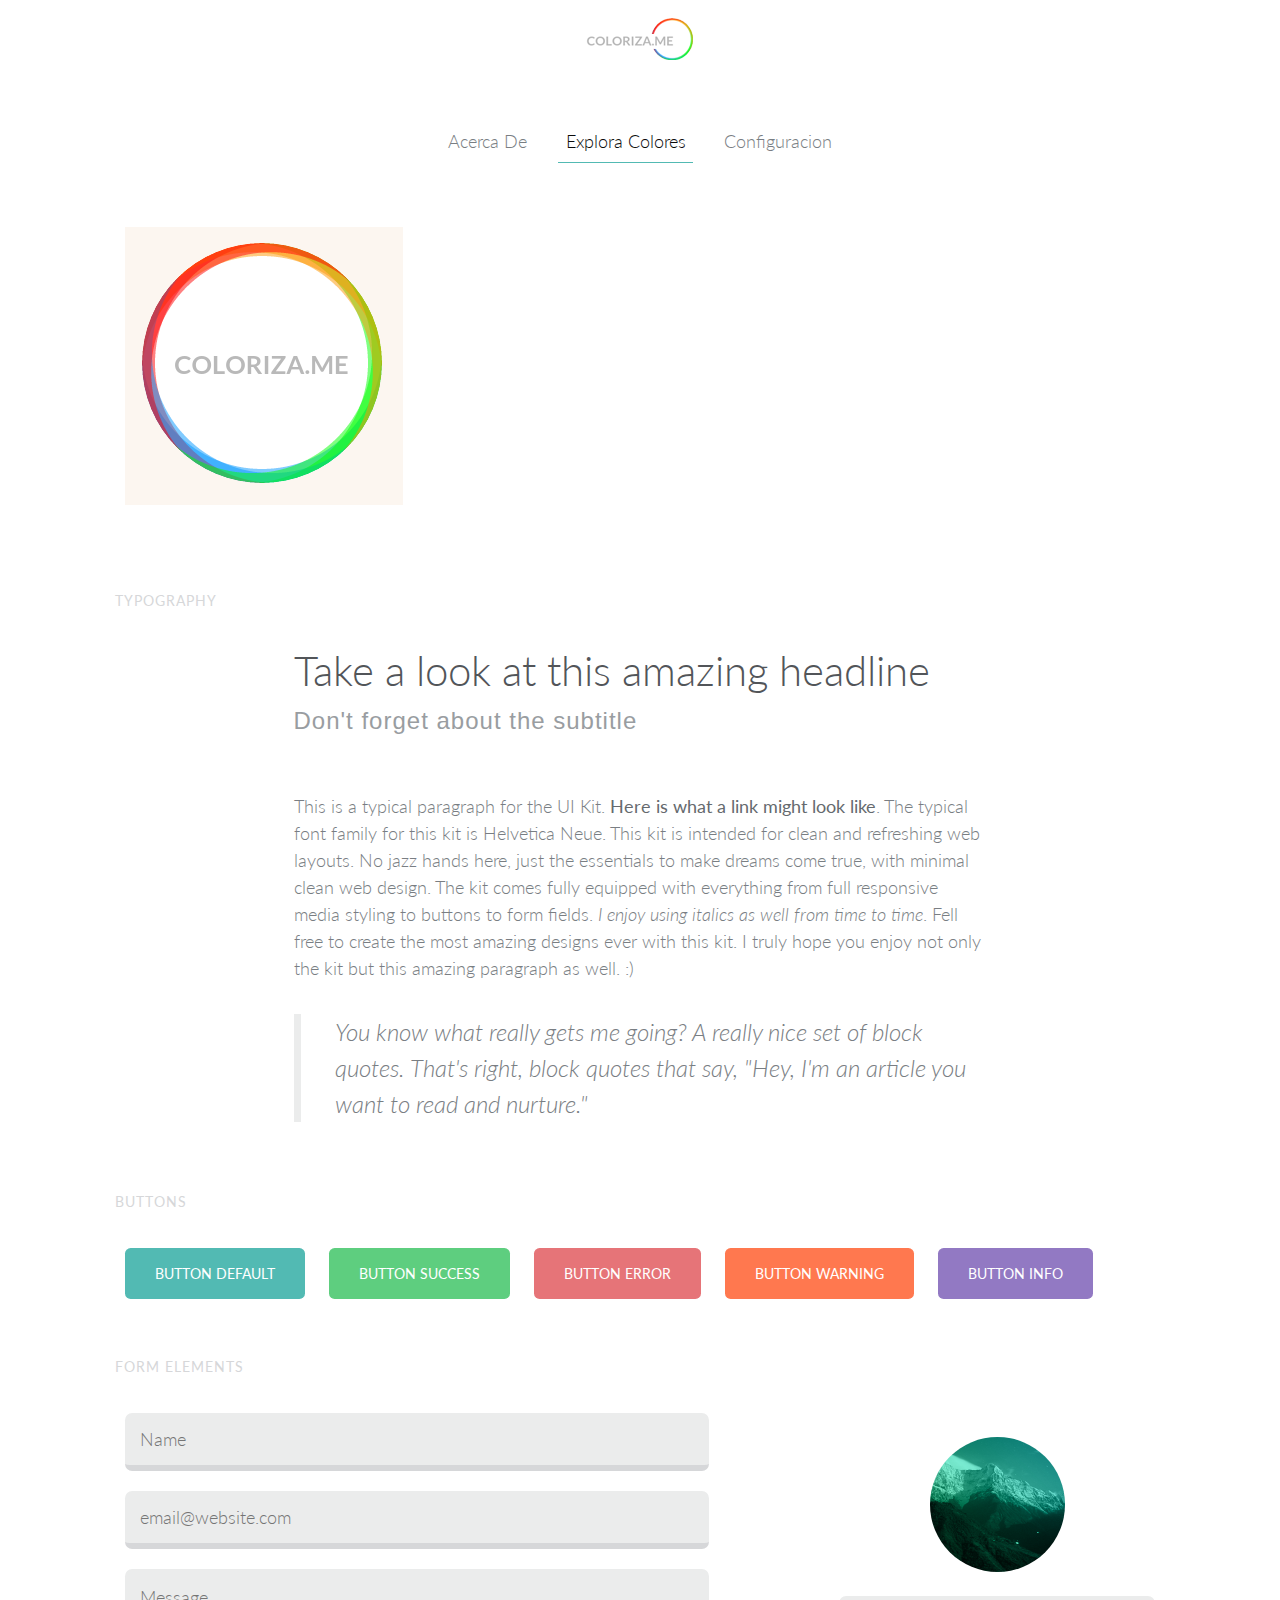
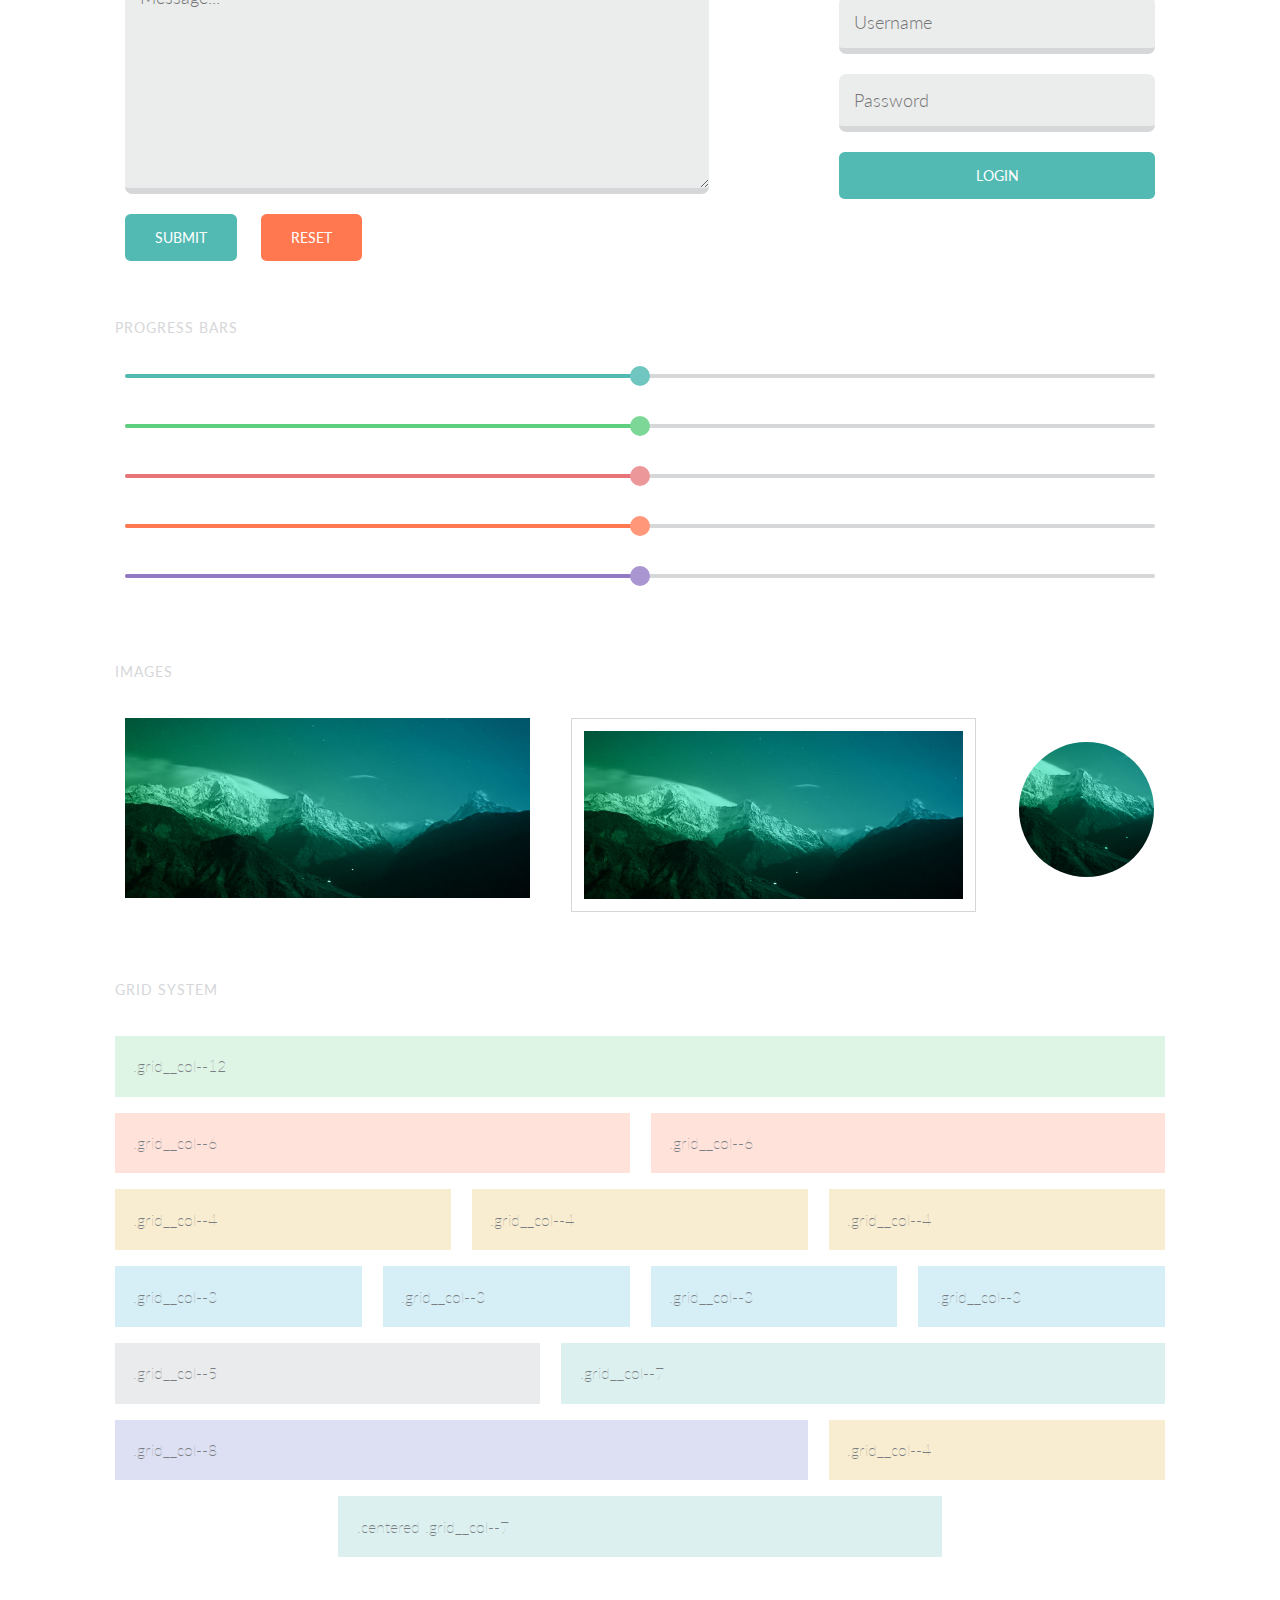
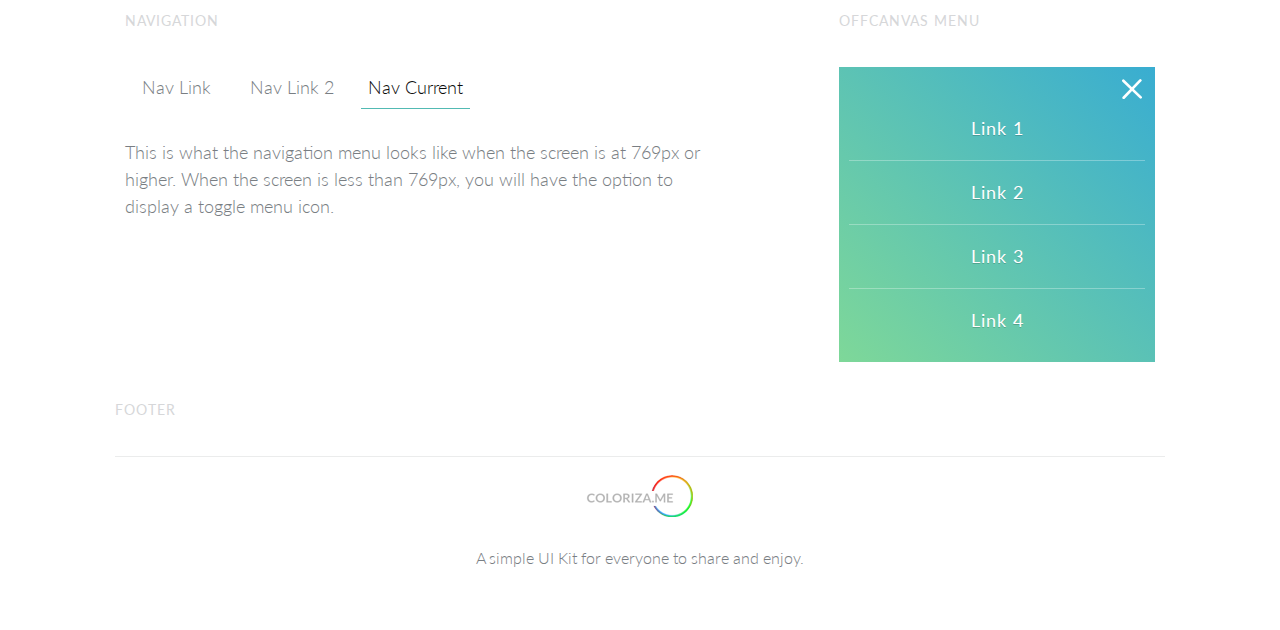
<file: acerca.html>
<!DOCTYPE html>
<html>
  <head>
    <title>Poly UI Kit</title>
    <meta name="viewport" content="width=device-width, initial-scale=1">
    <meta name="charset" content="utf-8">
    <link rel="stylesheet" href="css/application.css">
    <link rel="shortcut icon" href="img/favicon.png">
  </head>
  <body>
    <div class="grid">
      <header class="grid__col--12 panel--padded--centered" role="banner"> 
        <a class="site-logo" href="/">
          <b class="srt">Coloriza.me Sentinel</b>
        </a>
        <nav class="navbar" role="navigation">
          <span id="toggle" class="icn--nav-toggle is-displayed-mobile">
            <b class="srt">Toggle</b>
          </span>   
          <ul class="nav is-collapsed-mobile">
            <li class="nav__item"><a href="#type">Acerca De</a></li>
            <li class="nav__item--current"><a href="#nav">Explora Colores</a></li>
            <li class="nav__item"><a href="#buttons">Configuracion</a></li>
          </ul>
        </nav>
      </header>
    </div>

    <div class="grid is-hidden-mobile">
      <div class="grid__col--12">
        <img class="img--hero" src="logo.png" alt="Poly - A simple UI Kit">
      </div>
    </div>

    <h4 id="type" class="grid">Typography</h4>

    <div class="grid">
      <div class="centered grid__col--8">
        <h1 class="headline-primary--grouped">Take a look at this amazing headline</h1>
        <h2 class="headline-secondary--grouped">Don't forget about the subtitle</h2>
        <p>This is a typical paragraph for the UI Kit. <a href="#">Here is what a link might look like</a>. The typical font family for this kit is Helvetica Neue.  This kit is intended for clean and refreshing web layouts. No jazz hands here, just the essentials to make dreams come true, with minimal clean web design. The kit comes fully equipped with everything from full responsive media styling to buttons to form fields. <em>I enjoy using italics as well from time to time</em>. Fell free to create the most amazing designs ever with this kit. I truly hope you enjoy not only the kit but this amazing paragraph as well. :)</p>
        <blockquote>You know what really gets me going? A really nice set of block quotes.  That's right, block quotes that say, "Hey, I'm an article you want to read and nurture."</blockquote>
      </div>
    </div>
    
    <h4 id="buttons" class="grid">Buttons</h4>

    <div class="grid">
      <div class="grid__col--12">
        <a class="btn--default" href="#">Button Default</a>
        <a class="btn--success" href="#">Button Success</a>
        <a class="btn--error" href="#">Button Error</a>
        <button class="btn--warning">Button Warning</button>
        <button class="btn--info">Button Info</button>
      </div>
    </div>
         
    <h4 id="forms" class="grid">Form Elements</h4>
    
    <div class="grid">
      <div class="grid__col--7"> 
        <form class="form">
          <label class="form__label--hidden" for="name">Name:</label> 
          <input class="form__input" type="text" id="name" placeholder="Name">
        
           <label class="form__label--hidden" for="email">Email:</label>
           <input class="form__input" type="email" id="email" placeholder="email@website.com">
    
           <label class="form__label--hidden" for="msg">Message:</label>
           <textarea class="form__input" id="msg" placeholder="Message..." rows="7"></textarea>
    
           <input class="btn--default" type="submit" value="Submit">
           <input class="btn--warning" type="reset" value="Reset">
        </form>
      </div>
      <div class="grid__col--4">
        <img class="img--avatar" src="img/avatar.png" alt="Avatar">
        <form>
          <label class="form__label--hidden" for="username">Username:</label> 
          <input class="form__input" type="text" id="username" placeholder="Username">
          <label class="form__label--hidden" for="password">Password:</label>
          <input class="form__input" type="password" id="password" placeholder="Password">
          <input class="form__btn" type="submit" value="Login">
        </form>
      </div>
    </div>

    <h4 id="progbars" class="grid">Progress Bars</h4>

    <div class="grid">
      <div class="grid__col--12">
        <div class="progbar">
          <span class="progbar__status--default"></span>
        </div>
        <div class="progbar">
          <span class="progbar__status--success"></span>
        </div>
        <div class="progbar">
          <span class="progbar__status--error"></span>
        </div>
        <div class="progbar">
          <span class="progbar__status--warning"></span>
        </div>
        <div class="progbar">
          <span class="progbar__status--info"></span>
        </div>
      </div>
    </div>

    <h4 id="images" class="grid">Images</h4>

    <div class="grid">
      <div class="grid__col--5">
        <img src="img/sample.jpg" alt="sample image">
      </div>
      <div class="grid__col--5">
        <img class="img--wrap" src="img/sample.jpg" alt="sample image">
      </div>
      <div class="grid__col--2">
        <img class="img--avatar" src="img/avatar.png" alt="Avatar">
      </div>
    </div>

    <h4 id="grid" class="grid">Grid System</h4>

    <div class="theme__poly">
      <div class="grid">
        <div class="grid__col--12">.grid__col--12</div>
      </div>
      <div class="grid">
        <div class="grid__col--6">.grid__col--6</div>
        <div class="grid__col--6">.grid__col--6</div>
      </div>
      <div class="grid">
        <div class="grid__col--4">.grid__col--4</div>
        <div class="grid__col--4">.grid__col--4</div>
        <div class="grid__col--4">.grid__col--4</div>
      </div>
      <div class="grid">
        <div class="grid__col--3">.grid__col--3</div>
        <div class="grid__col--3">.grid__col--3</div>
        <div class="grid__col--3">.grid__col--3</div>
        <div class="grid__col--3">.grid__col--3</div>
      </div>
      <div class="grid">
        <div class="grid__col--5">.grid__col--5</div>
        <div class="grid__col--7">.grid__col--7</div>
      </div>
      <div class="grid">
        <div class="grid__col--8">.grid__col--8</div>
        <div class="grid__col--4">.grid__col--4</div>
      </div>
      <div class="grid">
        <div class="centered grid__col--7">.centered .grid__col--7</div>
      </div>
    </div>

    <div class="grid">
      <div class="grid__col--7">
        <h4 id="nav">Navigation</h4>
        <ul class="nav" role="navigation">
          <li class="nav__item"><a href="#">Nav Link</a></li>
          <li class="nav__item"><a href="#">Nav Link 2</a>
          <li class="nav__item--current"><a href="#">Nav Current</a></li>
        </ul>
        <p>This is what the navigation menu looks like when the screen is at 769px or higher. When the screen is less than 769px, you will have the option to display a toggle menu icon.</p>
      </div>

      <div class="grid__col--4">
        <h4>Offcanvas Menu</h4>
        <div class="offcanvas">
          <span class="icn--close">
            <b class="srt">close</b>
          </span>
          <ul class="menu" role="navigation">
            <a class="menu__link" href="#">Link 1</a>
            <a class="menu__link" href="#">Link 2</a>
            <a class="menu__link" href="#">Link 3</a>
            <a class="menu__link--end" href="#">Link 4</a>
          </ul>
        </div>
      </div>
    </div>
        
    <h4 class="grid">Footer</h4>

    <div class="grid">
      <footer class="grid__col--12 panel--padded--centered" role="contentinfo">
        <a class="site-logo" href="#">
          <b class="srt">Poly - UI Toolkit</b>
        </a>
        <p>A simple UI Kit for everyone to share and enjoy.</p>
      </footer>
    </div>
    <script src="http://code.jquery.com/jquery-2.1.1.min.js"></script>
    <script>
      $('#toggle').click(function() {
        $(this).next('.nav').toggleClass("is-collapsed-mobile");
      });
    </script>
  </body>
</html>
</file>
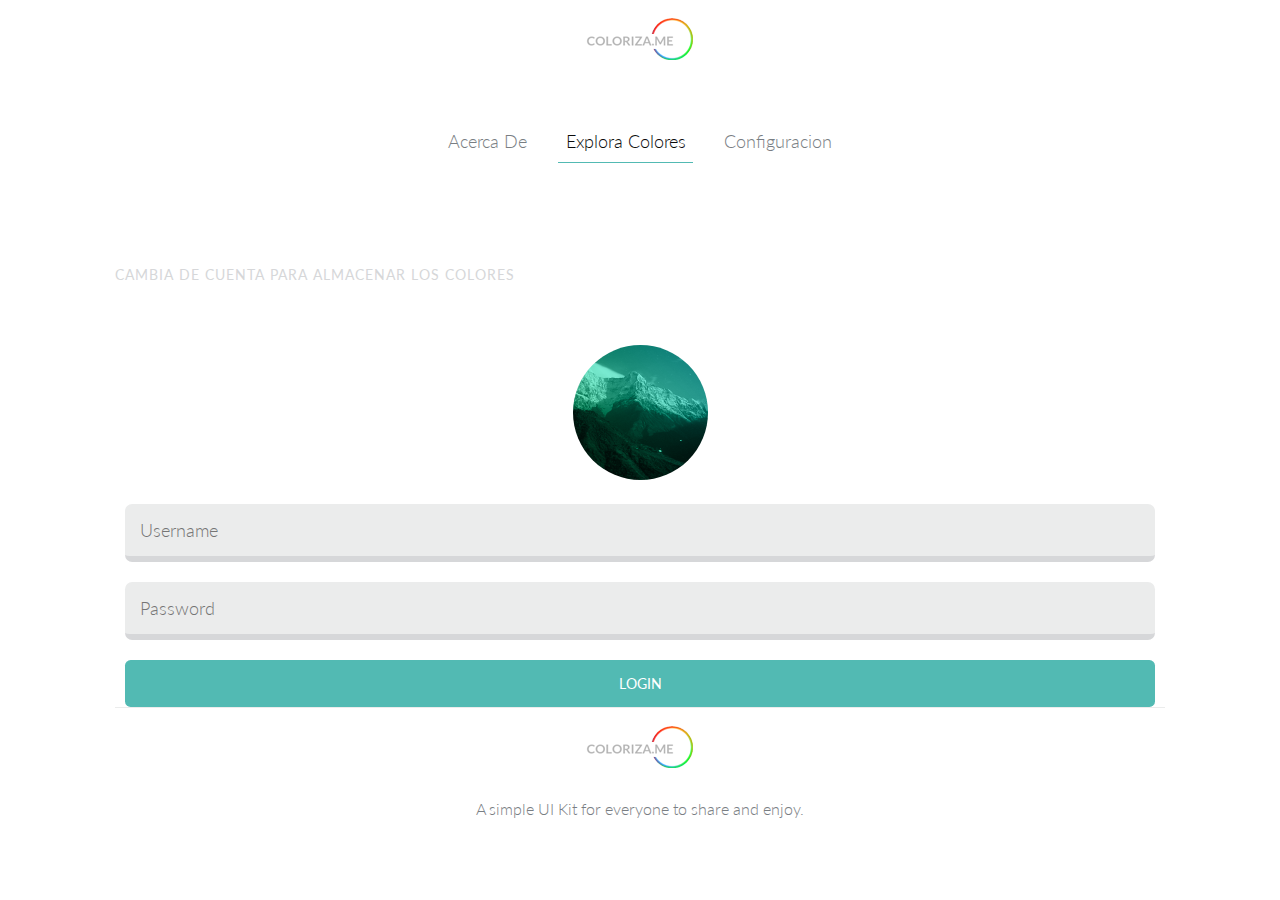
<file: config.html>
<!DOCTYPE html>
<html>
  <head>
    <title>Poly UI Kit</title>
    <meta name="viewport" content="width=device-width, initial-scale=1">
    <meta name="charset" content="utf-8">
    <link rel="stylesheet" href="css/application.css">
    <link rel="shortcut icon" href="img/favicon.png">
  </head>
  <body>
    <div class="grid">
      <header class="grid__col--12 panel--padded--centered" role="banner"> 
        <a class="site-logo" href="/">
          <b class="srt">Coloriza.me Sentinel</b>
        </a>
        <nav class="navbar" role="navigation">
          <span id="toggle" class="icn--nav-toggle is-displayed-mobile">
            <b class="srt">Toggle</b>
          </span>   
          <ul class="nav is-collapsed-mobile">
            <li class="nav__item"><a href="#type">Acerca De</a></li>
            <li class="nav__item--current"><a href="#nav">Explora Colores</a></li>
            <li class="nav__item"><a href="#buttons">Configuracion</a></li>
          </ul>
        </nav>
      </header>
    </div>

    <h4 class="grid">Cambia de cuenta para almacenar los colores</h4>
    <div class="grid">
      <div class="grid__col--12">
        <img class="img--avatar" src="img/avatar.png" alt="Avatar">
        <form>
          <label class="form__label--hidden" for="username">Username:</label> 
          <input class="form__input" type="text" id="username" placeholder="Username">
          <label class="form__label--hidden" for="password">Password:</label>
          <input class="form__input" type="password" id="password" placeholder="Password">
          <input class="form__btn" type="submit" value="Login">
        </form>
      </div>
    </div>
        

    <div class="grid">
      <footer class="grid__col--12 panel--padded--centered" role="contentinfo">
        <a class="site-logo" href="#">
          <b class="srt">Poly - UI Toolkit</b>
        </a>
        <p>A simple UI Kit for everyone to share and enjoy.</p>
      </footer>
    </div>
    <script src="http://code.jquery.com/jquery-2.1.1.min.js"></script>
    <script>
      $('#toggle').click(function() {
        $(this).next('.nav').toggleClass("is-collapsed-mobile");
      });
    </script>
  </body>
</html>
</file>
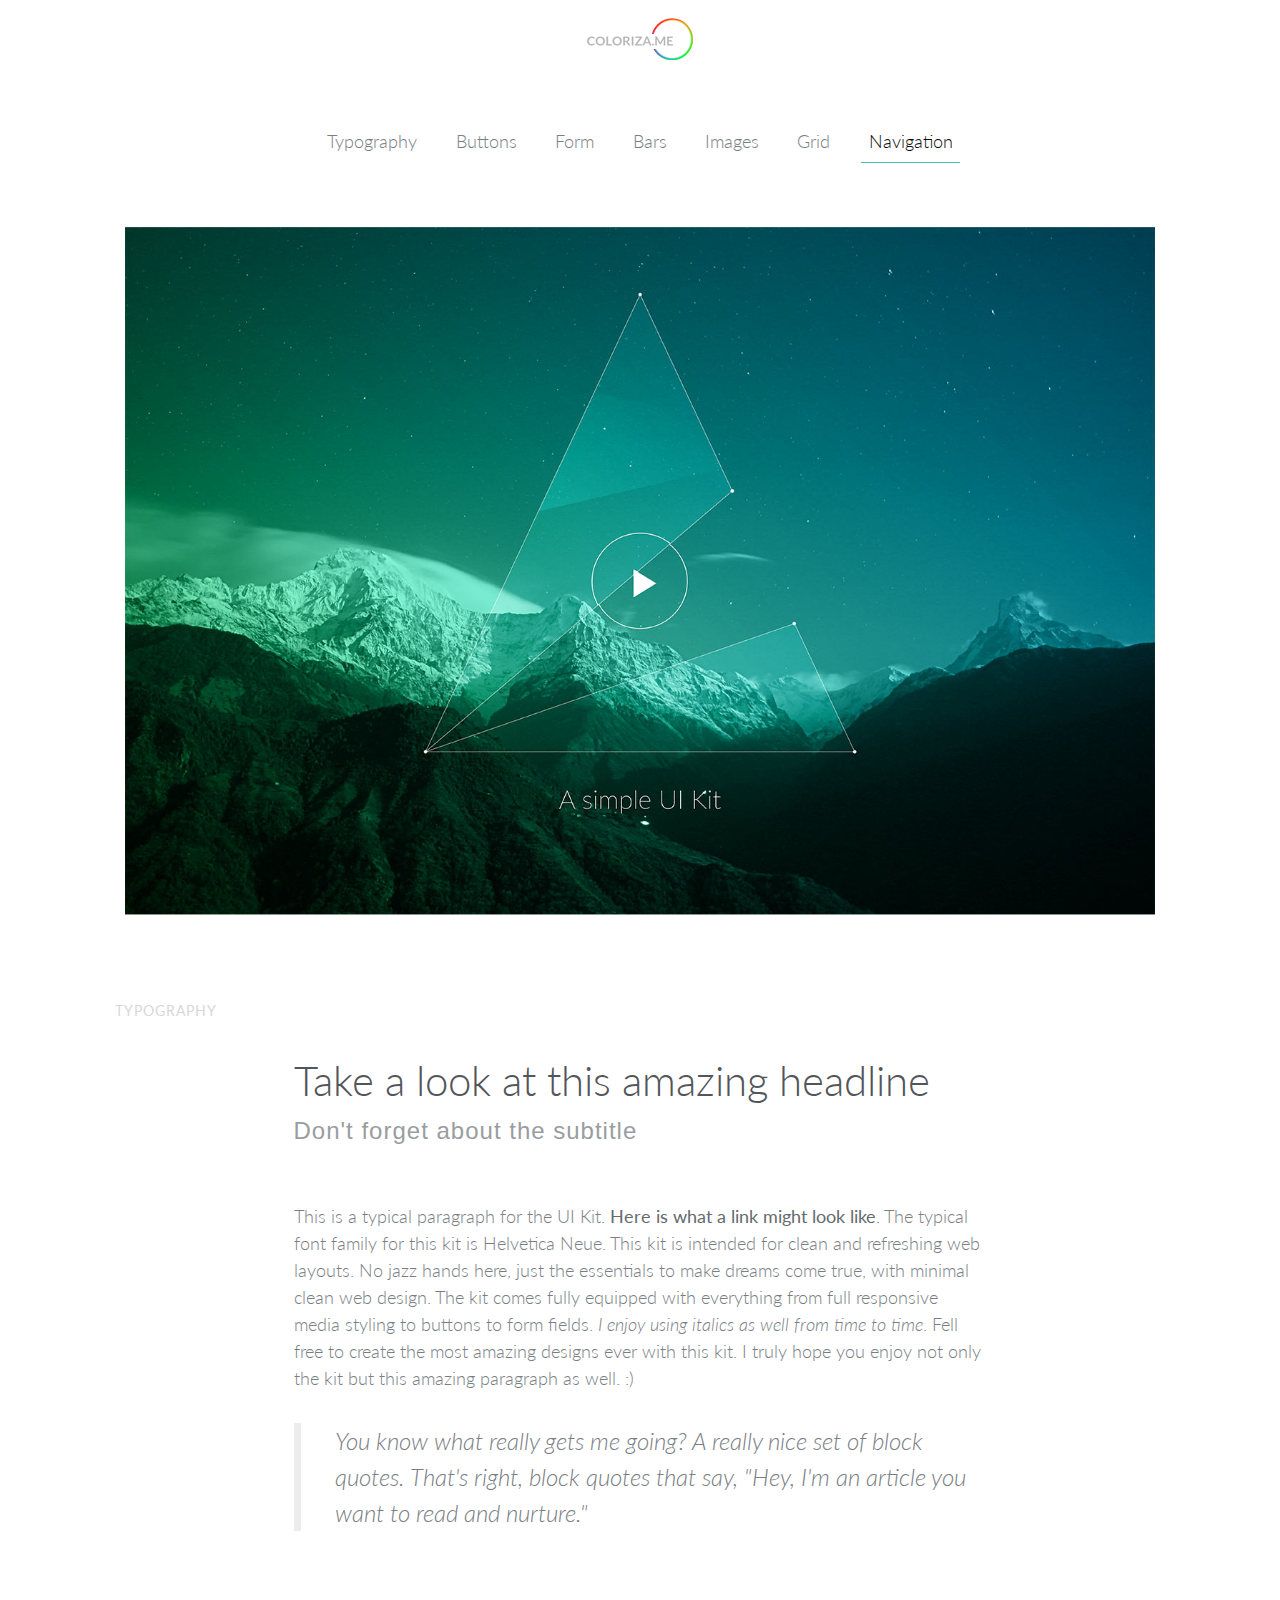
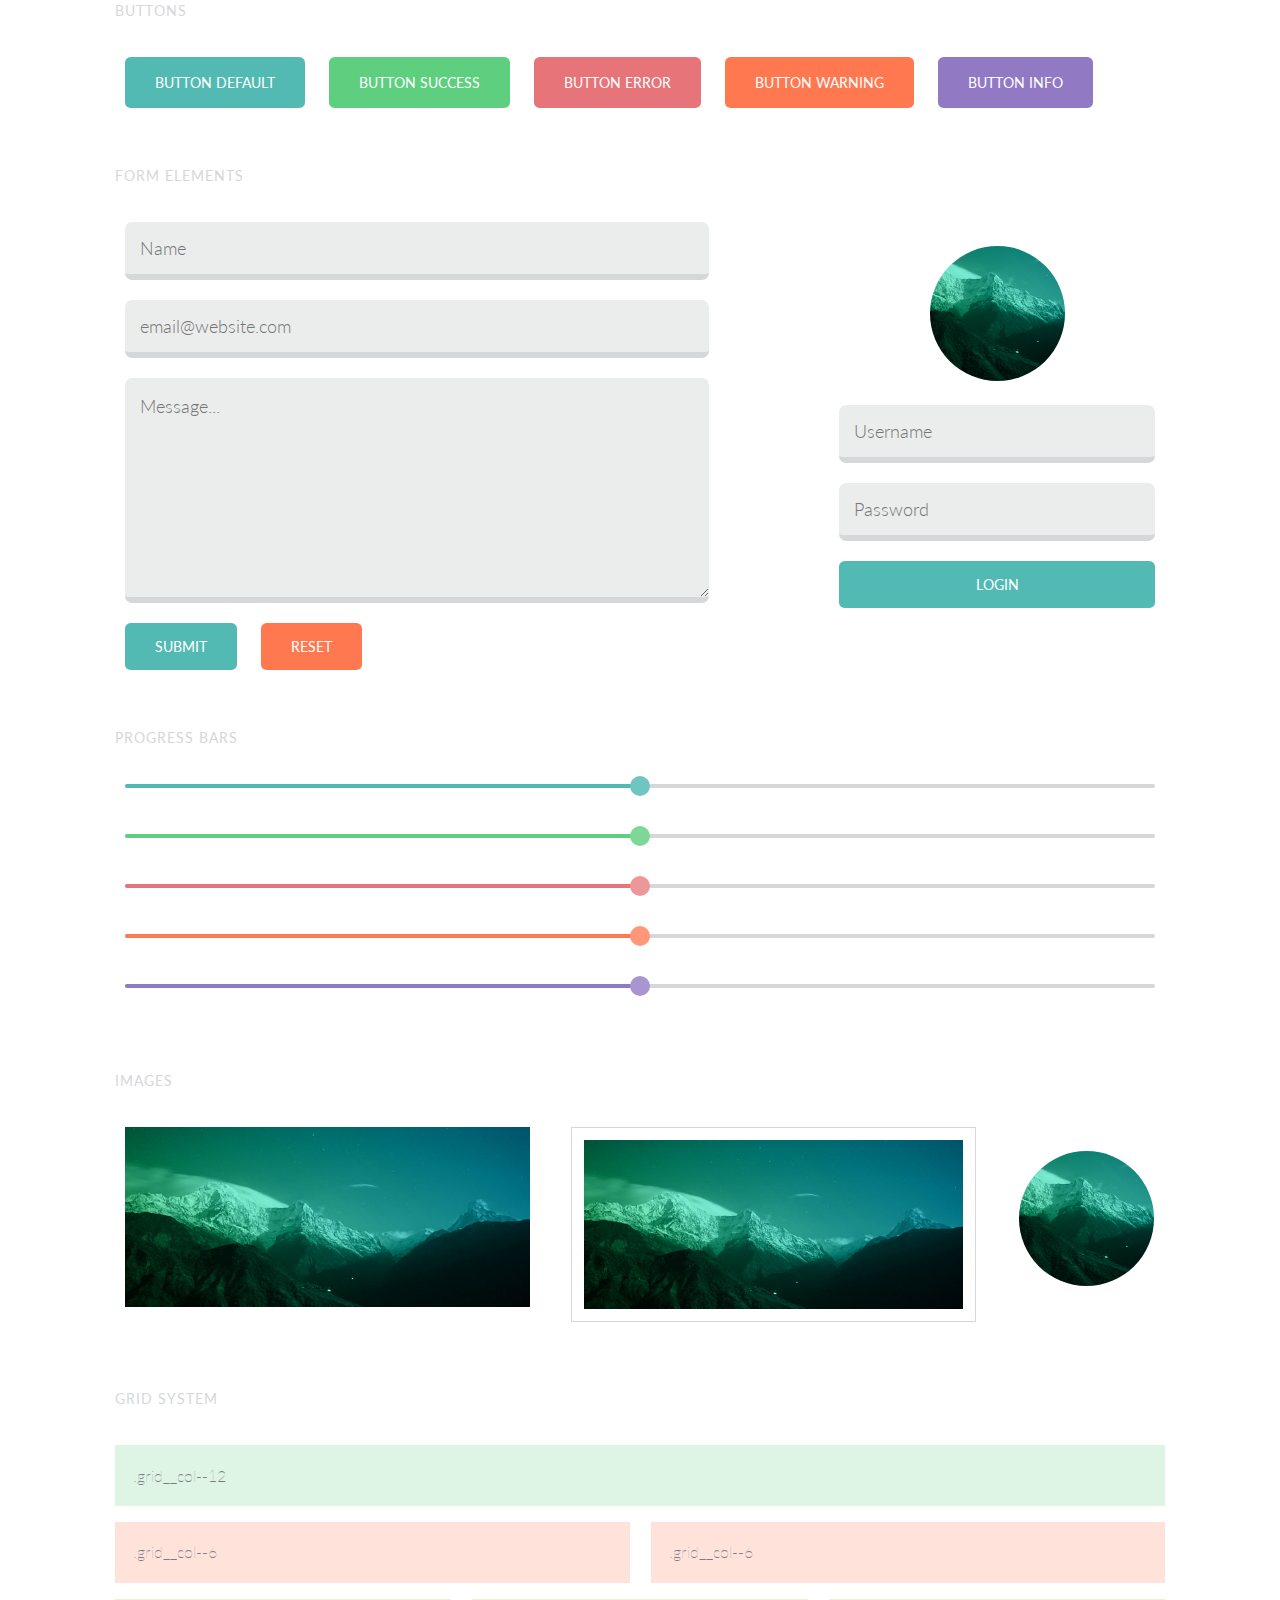
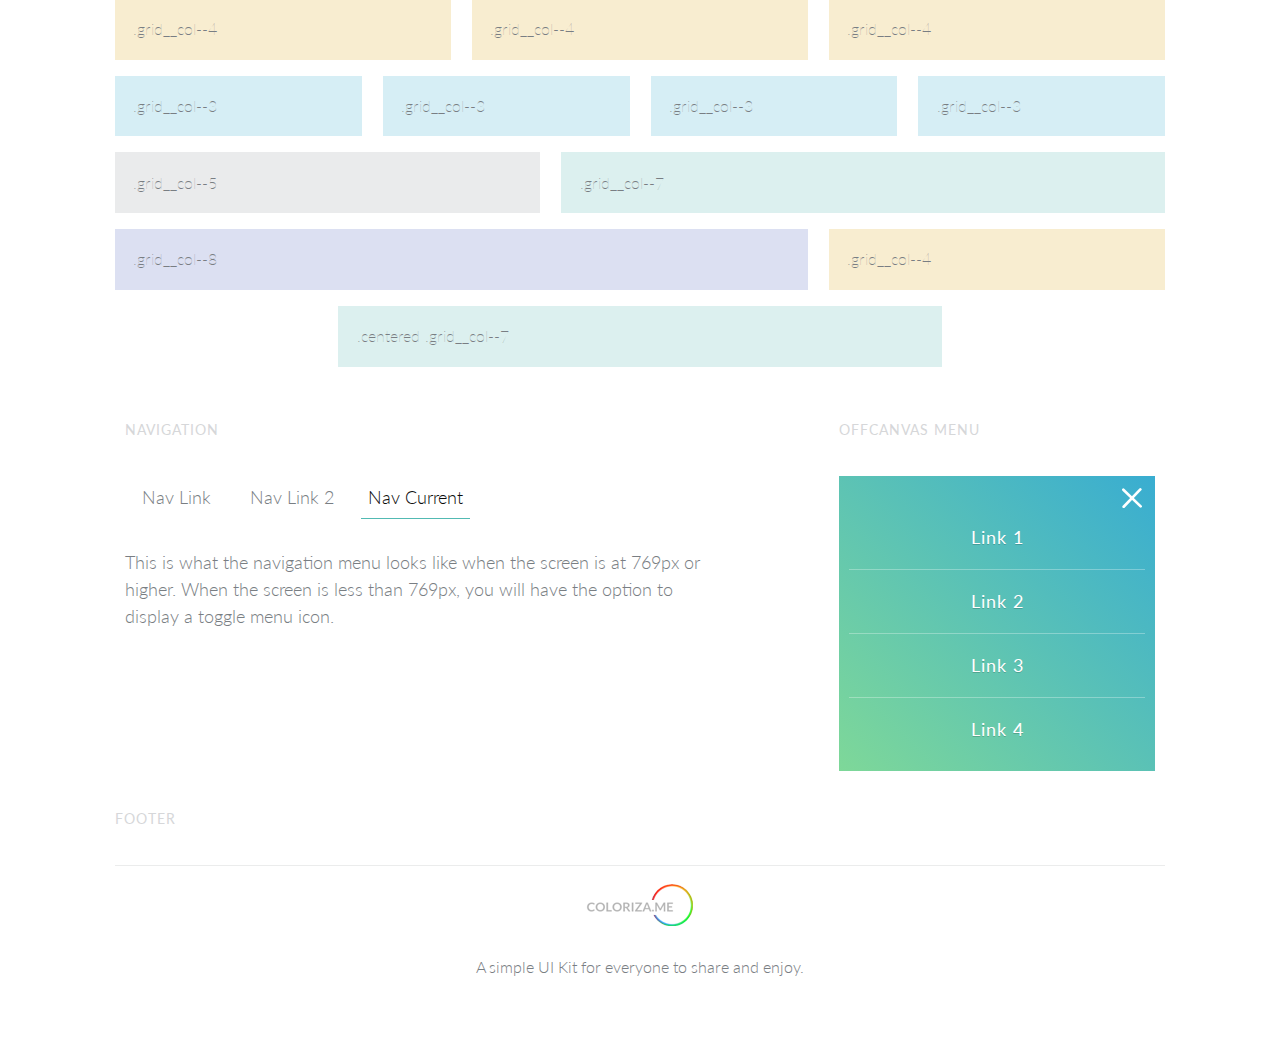
<file: inicio.html>
<!DOCTYPE html>
<html>
  <head>
    <title>Poly UI Kit</title>
    <meta name="viewport" content="width=device-width, initial-scale=1">
    <link rel="stylesheet" href="css/application.css">
    <link rel="shortcut icon" href="img/favicon.png">
  </head>
  <body>
    <div class="grid">
      <header class="grid__col--12 panel--padded--centered" role="banner"> 
        <a class="site-logo" href="/">
          <b class="srt">Poly - UI Toolkit</b>
        </a>
        <nav class="navbar" role="navigation">
          <span id="toggle" class="icn--nav-toggle is-displayed-mobile">
            <b class="srt">Toggle</b>
          </span>   
          <ul class="nav is-collapsed-mobile">
            <li class="nav__item"><a href="#type">Typography</a></li>
            <li class="nav__item"><a href="#buttons">Buttons</a></li>
            <li class="nav__item"><a href="#forms">Form</a></li>
            <li class="nav__item"><a href="#progbars">Bars</a></li>
            <li class="nav__item"><a href="#images">Images</a></li>
            <li class="nav__item"><a href="#grid">Grid</a></li>
            <li class="nav__item--current"><a href="#nav">Navigation</a></li>
          </ul>
        </nav>
      </header>
    </div>

    <div class="grid is-hidden-mobile">
      <div class="grid__col--12">
        <img class="img--hero" src="img/hero.jpg" alt="Poly - A simple UI Kit">
      </div>
    </div>

    <h4 id="type" class="grid">Typography</h4>

    <div class="grid">
      <div class="centered grid__col--8">
        <h1 class="headline-primary--grouped">Take a look at this amazing headline</h1>
        <h2 class="headline-secondary--grouped">Don't forget about the subtitle</h2>
        <p>This is a typical paragraph for the UI Kit. <a href="#">Here is what a link might look like</a>. The typical font family for this kit is Helvetica Neue.  This kit is intended for clean and refreshing web layouts. No jazz hands here, just the essentials to make dreams come true, with minimal clean web design. The kit comes fully equipped with everything from full responsive media styling to buttons to form fields. <em>I enjoy using italics as well from time to time</em>. Fell free to create the most amazing designs ever with this kit. I truly hope you enjoy not only the kit but this amazing paragraph as well. :)</p>
        <blockquote>You know what really gets me going? A really nice set of block quotes.  That's right, block quotes that say, "Hey, I'm an article you want to read and nurture."</blockquote>
      </div>
    </div>
    
    <h4 id="buttons" class="grid">Buttons</h4>

    <div class="grid">
      <div class="grid__col--12">
        <a class="btn--default" href="#">Button Default</a>
        <a class="btn--success" href="#">Button Success</a>
        <a class="btn--error" href="#">Button Error</a>
        <button class="btn--warning">Button Warning</button>
        <button class="btn--info">Button Info</button>
      </div>
    </div>
         
    <h4 id="forms" class="grid">Form Elements</h4>
    
    <div class="grid">
      <div class="grid__col--7"> 
        <form class="form">
          <label class="form__label--hidden" for="name">Name:</label> 
          <input class="form__input" type="text" id="name" placeholder="Name">
        
           <label class="form__label--hidden" for="email">Email:</label>
           <input class="form__input" type="email" id="email" placeholder="email@website.com">
    
           <label class="form__label--hidden" for="msg">Message:</label>
           <textarea class="form__input" id="msg" placeholder="Message..." rows="7"></textarea>
    
           <input class="btn--default" type="submit" value="Submit">
           <input class="btn--warning" type="reset" value="Reset">
        </form>
      </div>
      <div class="grid__col--4">
        <img class="img--avatar" src="img/avatar.png" alt="Avatar">
        <form>
          <label class="form__label--hidden" for="username">Username:</label> 
          <input class="form__input" type="text" id="username" placeholder="Username">
          <label class="form__label--hidden" for="password">Password:</label>
          <input class="form__input" type="password" id="password" placeholder="Password">
          <input class="form__btn" type="submit" value="Login">
        </form>
      </div>
    </div>

    <h4 id="progbars" class="grid">Progress Bars</h4>

    <div class="grid">
      <div class="grid__col--12">
        <div class="progbar">
          <span class="progbar__status--default"></span>
        </div>
        <div class="progbar">
          <span class="progbar__status--success"></span>
        </div>
        <div class="progbar">
          <span class="progbar__status--error"></span>
        </div>
        <div class="progbar">
          <span class="progbar__status--warning"></span>
        </div>
        <div class="progbar">
          <span class="progbar__status--info"></span>
        </div>
      </div>
    </div>

    <h4 id="images" class="grid">Images</h4>

    <div class="grid">
      <div class="grid__col--5">
        <img src="img/sample.jpg" alt="sample image">
      </div>
      <div class="grid__col--5">
        <img class="img--wrap" src="img/sample.jpg" alt="sample image">
      </div>
      <div class="grid__col--2">
        <img class="img--avatar" src="img/avatar.png" alt="Avatar">
      </div>
    </div>

    <h4 id="grid" class="grid">Grid System</h4>

    <div class="theme__poly">
      <div class="grid">
        <div class="grid__col--12">.grid__col--12</div>
      </div>
      <div class="grid">
        <div class="grid__col--6">.grid__col--6</div>
        <div class="grid__col--6">.grid__col--6</div>
      </div>
      <div class="grid">
        <div class="grid__col--4">.grid__col--4</div>
        <div class="grid__col--4">.grid__col--4</div>
        <div class="grid__col--4">.grid__col--4</div>
      </div>
      <div class="grid">
        <div class="grid__col--3">.grid__col--3</div>
        <div class="grid__col--3">.grid__col--3</div>
        <div class="grid__col--3">.grid__col--3</div>
        <div class="grid__col--3">.grid__col--3</div>
      </div>
      <div class="grid">
        <div class="grid__col--5">.grid__col--5</div>
        <div class="grid__col--7">.grid__col--7</div>
      </div>
      <div class="grid">
        <div class="grid__col--8">.grid__col--8</div>
        <div class="grid__col--4">.grid__col--4</div>
      </div>
      <div class="grid">
        <div class="centered grid__col--7">.centered .grid__col--7</div>
      </div>
    </div>

    <div class="grid">
      <div class="grid__col--7">
        <h4 id="nav">Navigation</h4>
        <ul class="nav" role="navigation">
          <li class="nav__item"><a href="#">Nav Link</a></li>
          <li class="nav__item"><a href="#">Nav Link 2</a>
          <li class="nav__item--current"><a href="#">Nav Current</a></li>
        </ul>
        <p>This is what the navigation menu looks like when the screen is at 769px or higher. When the screen is less than 769px, you will have the option to display a toggle menu icon.</p>
      </div>

      <div class="grid__col--4">
        <h4>Offcanvas Menu</h4>
        <div class="offcanvas">
          <span class="icn--close">
            <b class="srt">close</b>
          </span>
          <ul class="menu" role="navigation">
            <a class="menu__link" href="#">Link 1</a>
            <a class="menu__link" href="#">Link 2</a>
            <a class="menu__link" href="#">Link 3</a>
            <a class="menu__link--end" href="#">Link 4</a>
          </ul>
        </div>
      </div>
    </div>
        
    <h4 class="grid">Footer</h4>

    <div class="grid">
      <footer class="grid__col--12 panel--padded--centered" role="contentinfo">
        <a class="site-logo" href="#">
          <b class="srt">Poly - UI Toolkit</b>
        </a>
        <p>A simple UI Kit for everyone to share and enjoy.</p>
      </footer>
    </div>
    <script src="http://code.jquery.com/jquery-2.1.1.min.js"></script>
    <script>
      $('#toggle').click(function() {
        $(this).next('.nav').toggleClass("is-collapsed-mobile");
      });
    </script>
  </body>
</html>
</file>
<file: css/application.css>
@import url("http://fonts.googleapis.com/css?family=Lato:100,300,400,700,900");
.grid:after {
  content: "";
  display: table;
  clear: both; }

  #maincolor {
    width: 100%;
    position: relative;
    height: 60px;
    margin: 0px 0px 40px 0px;
    background-color: #000;
  }
  #maincolor span{
    position: absolute;
    left: 50%;
    top: 50%;
    width: 160px;
    height: 30px;
    margin-top: -15px;
    margin-left: -80px;
    text-align: center;
    font-size: 30px;
    line-height: 30px;
  }

.srt, .form__label--hidden {
  border: 0;
  clip: rect(0 0 0 0);
  height: 1px;
  margin: -1px;
  overflow: hidden;
  padding: 0;
  position: absolute;
  width: 1px; }

.panel--centered, .panel--padded--centered, [class^="btn--"] {
  text-align: center; }

[class^="progbar__"]:after, .icn--nav-toggle:before {
  display: block;
  content: '';
  position: absolute; }

.centered, .grid {
  float: none;
  margin-left: auto;
  margin-right: auto; }

html {
  font-family: sans-serif;
  -ms-text-size-adjust: 100%;
  -webkit-text-size-adjust: 100%; }

body {
  margin: 0; }

article,
aside,
details,
figcaption,
figure,
footer,
header,
hgroup,
main,
nav,
section,
summary {
  display: block; }

audio,
canvas,
progress,
video {
  display: inline-block;
  vertical-align: baseline; }

audio:not([controls]) {
  display: none;
  height: 0; }

[hidden],
template {
  display: none; }

a {
  background: transparent; }

a:active,
a:hover {
  outline: 0; }

abbr[title] {
  border-bottom: 1px dotted; }

b,
strong {
  font-weight: bold; }

dfn {
  font-style: italic; }

h1 {
  font-size: 2em;
  margin: 0.67em 0; }

mark {
  background: #ff0;
  color: #000; }

small {
  font-size: 80%; }

sub,
sup {
  font-size: 75%;
  line-height: 0;
  position: relative;
  vertical-align: baseline; }

sup {
  top: -0.5em; }

sub {
  bottom: -0.25em; }

img {
  border: 0; }

svg:not(:root) {
  overflow: hidden; }

figure {
  margin: 1em 40px; }

hr {
  -moz-box-sizing: content-box;
  box-sizing: content-box;
  height: 0; }

pre {
  overflow: auto; }

code,
kbd,
pre,
samp {
  font-family: monospace, monospace;
  font-size: 1em; }

button,
input,
optgroup,
select,
textarea {
  color: inherit;
  font: inherit;
  margin: 0; }

button {
  overflow: visible; }

button,
select {
  text-transform: none; }

button,
html input[type="button"],
input[type="reset"],
input[type="submit"] {
  -webkit-appearance: button;
  cursor: pointer; }

button[disabled],
html input[disabled] {
  cursor: default; }

button::-moz-focus-inner,
input::-moz-focus-inner {
  border: 0;
  padding: 0; }

input {
  line-height: normal; }

*
input[type="checkbox"],
input[type="radio"] {
  box-sizing: border-box;
  padding: 0; }

input[type="number"]::-webkit-inner-spin-button,
input[type="number"]::-webkit-outer-spin-button {
  height: auto; }

input[type="search"] {
  -webkit-appearance: textfield;
  -moz-box-sizing: content-box;
  -webkit-box-sizing: content-box;
  box-sizing: content-box; }

input[type="search"]::-webkit-search-cancel-button,
input[type="search"]::-webkit-search-decoration {
  -webkit-appearance: none; }

fieldset {
  border: 1px solid #c0c0c0;
  margin: 0 2px;
  padding: 0.35em 0.625em 0.75em; }

legend {
  border: 0;
  padding: 0; }

textarea {
  overflow: auto; }

optgroup {
  font-weight: bold; }

table {
  border-collapse: collapse;
  border-spacing: 0; }

td,
th {
  padding: 0; }

* {
  -moz-box-sizing: border-box;
  box-sizing: border-box; }

body {
  color: #797e83;
  font-size: 16px;
  font-family: "Lato", "Helvetica Neue", Helvetica, Arial, sans-serif;
  line-height: 1.5; }

h3 {
  font-size: 1.125em; }

h4 {
  margin-top: 1.375em;
  margin-bottom: 2.57143em;
  color: #d6d7d9;
  text-transform: uppercase;
  letter-spacing: 1px;
  font-weight: 400;
  font-size: 0.875em; }
  @media (min-width: 769px) {
    h4 {
      margin-top: 2.625em; } }

a {
  color: #656a6e;
  text-decoration: none;
  font-weight: 400; }

p {
  margin: 0 0 1.66667em;
  font-weight: 300;
  font-size: 1.125em;
  line-height: 1.5; }

blockquote {
  font-weight: 300;
  font-style: italic;
  font-size: 1.25em; }
  @media (min-width: 769px) {
    blockquote {
      margin: 1.33333em 0;
      padding: 0 0 0 5%;
      border-left: 0.33333em solid #ebecec;
      font-size: 1.5em; } }

ul,
li {
  margin: 0;
  padding: 0;
  list-style-type: none; }

img {
  margin-bottom: 1.5em;
  max-width: 100%;
  height: auto; }

input,
textarea {
  display: block;
  padding: 15px;
  width: 100%;
  outline: 0;
  border: 0; }

input:focus,
textarea:focus {
  transition: 0.3s; }

button {
  outline: 0; }

footer {
  border-top: 1px solid #ebecec; }
  footer p {
    font-size: 1em;
    margin-top: 1.375em; }

.panel, .panel--centered {
  padding-top: 1.875em; }
  @media (min-width: 769px) {
    .panel, .panel--centered {
      padding-bottom: 1.25em; } }

.panel--padded, .panel--padded--centered {
  padding-top: 1em; }
  @media (min-width: 769px) {
    .panel--padded, .panel--padded--centered {
      padding-top: 1em;
      padding-bottom: 2.125em; } }

.grid {
  width: 90%; }
  [class*="grid__col--"] > .grid {
    width: 100%; }
  @media (min-width: 1100px) {
    .grid {
      max-width: 1050px; } }

@media (min-width: 769px) {
  .grid__col--1 {
    width: 6.5%; }
  .grid__col--2 {
    width: 15%; }
  .grid__col--3 {
    width: 23.5%; }
  .grid__col--4 {
    width: 32%; }
  .grid__col--5 {
    width: 40.5%; }
  .grid__col--6 {
    width: 49%; }
  .grid__col--7 {
    width: 57.5%; }
  .grid__col--8 {
    width: 66%; }
  .grid__col--9 {
    width: 74.5%; }
  .grid__col--10 {
    width: 83%; }
  .grid__col--11 {
    width: 91.5%; }
  .grid__col--12 {
    width: 100%; } }

@media (min-width: 1px) and (max-width: 768px) {
  [class^="grid__col--"] {
    margin-top: 0.75em;
    margin-bottom: 0.75em; } }
@media (min-width: 769px) {
  [class^="grid__col--"] {
    float: left;
    min-height: 1px;
    padding-left: 10px;
    padding-right: 10px; }
    [class^="grid__col--"] + [class^="grid__col--"] {
      margin-left: 2%; }
    [class^="grid__col--"]:last-of-type {
      float: right; } }

.theme__poly .grid [class*="grid__col"] {
  font-weight: 100;
  margin-bottom: 1em;
  padding: 1.75%; }

@media (min-width: 769px) {
  .nav__item, .nav__item--current {
    display: inline-block;
    margin: 0 0.625em; } }

.nav__item--current a, .nav__item a {
  font-weight: 300;
  text-align: center;
  font-size: 1.125em;
  display: block;
  padding: 0.4em;
  border-bottom: 1px solid transparent; }
  @media (min-width: 1px) and (max-width: 768px) {
    .nav__item--current a, .nav__item a {
      border-bottom-color: #ebecec;
      padding-top: 0.77778em;
      padding-bottom: 0.77778em; } }

.nav__item--current a, .nav__item a:hover {
  color: #0b0b0b;
  border-color: #52bab3; }

h1, .headline-primary, .headline-primary--grouped {
  color: #525559;
  font-weight: 300;
  font-size: 2.625em;
  line-height: 1.09524;
  margin-top: 0; }

h2, .headline-secondary, .headline-secondary--grouped {
  color: #999da1;
  letter-spacing: 1px;
  font-weight: 100;
  font-size: 1.5em;
  font-family: "Helvetica Neue", Helvetica, Arial, sans-serif; }

.form__btn, [class^="btn--"] {
  padding: 15px 30px;
  border: 0;
  border-radius: 0.4em;
  color: #fff;
  text-transform: uppercase;
  font-size: 0.875em;
  font-weight: 400;
  transition: opacity 0.3s;
  display: block; }
  .form__btn:hover, [class^="btn--"]:hover {
    opacity: .75; }
  .form__btn:active, [class^="btn--"]:active {
    opacity: initial; }

.menu__link, .menu__link--end {
  display: block;
  padding-top: 1em;
  padding-bottom: 1em;
  color: #fff;
  text-align: center;
  text-shadow: 0 1px rgba(11, 11, 11, 0.2);
  font-size: 1.125em; }

.icn--nav-toggle, .icn--close {
  line-height: 0;
  cursor: pointer; }

.img--wrap {
  border: 1px solid #d6d7d9;
  padding: 0.75em; }
.img--avatar {
  display: block;
  margin-left: auto;
  margin-right: auto;
  border-radius: 50%; }
  @media (min-width: 769px) {
    .img--avatar {
      margin-top: 1.5em; } }
@media (min-width: 769px) {
  .img--hero {
    margin-bottom: 2.625em; } }

.headline-primary {
  margin-bottom: 1.66667em; }
  .headline-primary--grouped {
    margin-bottom: 0; }
.headline-secondary {
  margin-bottom: 0.91667em; }
  .headline-secondary--grouped {
    margin-top: 0.41667em;
    margin-bottom: 2.25em; }

.form__label {
  display: block;
  margin-bottom: 0.625em; }
.form__input {
  font-size: 1.125em;
  margin-bottom: 1.11111em;
  border-bottom: 6px solid #d6d7d9;
  border-radius: 0.4em;
  background: #ebecec;
  color: black;
  font-weight: 300; }
  .form__input:focus {
    border-color: #52bab3; }
.form__btn {
  background: #52bab3; }

.btn--default {
  background-color: #52bab3; }
.btn--success {
  background-color: #5ece7f; }
.btn--error {
  background-color: #e67478; }
.btn--warning {
  background-color: #ff784f; }
.btn--info {
  background-color: #9279c3; }

[class^="btn--"] {
  margin-bottom: 1.42857em; }
  @media (min-width: 1px) and (max-width: 768px) {
    [class^="btn--"] {
      width: 100%; } }
  @media (min-width: 769px) {
    [class^="btn--"] {
      width: auto;
      display: inline-block; }
      [class^="btn--"] + [class^="btn--"] {
        margin-left: 20px; } }

.navbar {
  position: relative; }
  @media (min-width: 769px) {
    .navbar {
      margin-top: 3.375em;
      margin-bottom: 0; } }

.nav {
  margin-top: 1.25em;
  margin-bottom: 1.875em; }
  .nav__item a {
    color: #797e83; }

.offcanvas {
  position: relative;
  padding: 0.625em;
  letter-spacing: 1px;
  background: #39add1;
  background: linear-gradient(45deg, rgba(94, 206, 127, 0.8) 0%, #39add1 100%); }

.menu {
  margin-top: 1.25em; }
  .menu__link {
    border-bottom: solid 1px rgba(255, 255, 255, 0.3); }

.progbar {
  height: 4px;
  border-radius: 2px;
  background: #d6d7d9;
  position: relative;
  margin-bottom: 2.875em; }
  .progbar__status--default {
    background-color: #52bab3; }
    .progbar__status--default:after {
      background-color: #6fc6c0; }
  .progbar__status--success {
    background-color: #5ece7f; }
    .progbar__status--success:after {
      background-color: #7dd898; }
  .progbar__status--error {
    background-color: #e67478; }
    .progbar__status--error:after {
      background-color: #ec979a; }
  .progbar__status--warning {
    background-color: #ff784f; }
    .progbar__status--warning:after {
      background-color: #ff9778; }
  .progbar__status--info {
    background-color: #9279c3; }
    .progbar__status--info:after {
      background-color: #a995d0; }

[class^="progbar__"] {
  display: block;
  width: 50%;
  height: 100%;
  border-radius: inherit;
  position: relative; }
  [class^="progbar__"]:after {
    width: 20px;
    height: 20px;
    border-radius: 50%;
    right: -10px;
    top: -8px; }

.site-logo {
  background-image: url("../small-logo.png");
  background-repeat: no-repeat;
  width: 115px;
  height: 45px;
  display: inline-block; }

.icn--nav-toggle {
  width: 25px;
  height: 17px;
  border-top: solid 3px #797e83;
  border-bottom: solid 3px #797e83;
  position: relative; }
  .icn--nav-toggle:before {
    width: 25px;
    height: 3px;
    background: #999da1;
    top: 4px; }
.icn--close {
  background-image: url("../img/icn-close.svg");
  background-repeat: no-repeat;
  width: 20px;
  height: 20px;
  display: block;
  position: absolute;
  right: 4%;
  top: 4%; }

@media (min-width: 1px) and (max-width: 768px) {
  .is-displayed-mobile {
    display: block; }
    .is-hidden-mobile {
      display: none; } }
@media (min-width: 769px) {
  .is-displayed-mobile {
    display: none; } }

@media (min-width: 1px) and (max-width: 768px) {
  .is-collapsed-mobile {
    visibility: collapse;
    padding: 0;
    height: 0;
    margin: 0;
    line-height: 0; } }

.theme__poly .grid__col--12 {
  background-color: #DEF4E5; }

.theme__poly .grid__col--8 {
  background-color: #DCE0F2; }

.theme__poly .grid__col--7 {
  background-color: #DCF0EF; }

.theme__poly .grid__col--6 {
  background-color: #FFE3DB; }

.theme__poly .grid__col--4 {
  background-color: #F8EDD0; }

.theme__poly .grid__col--5 {
  background-color: #EAEBEC; }

.theme__poly .grid__col--2 {
  background-color: #C5E2CE; }

.theme__poly .grid__col--3 {
  background-color: #D6EEF5; }

/*# sourceMappingURL=application.css.map */
</file>
